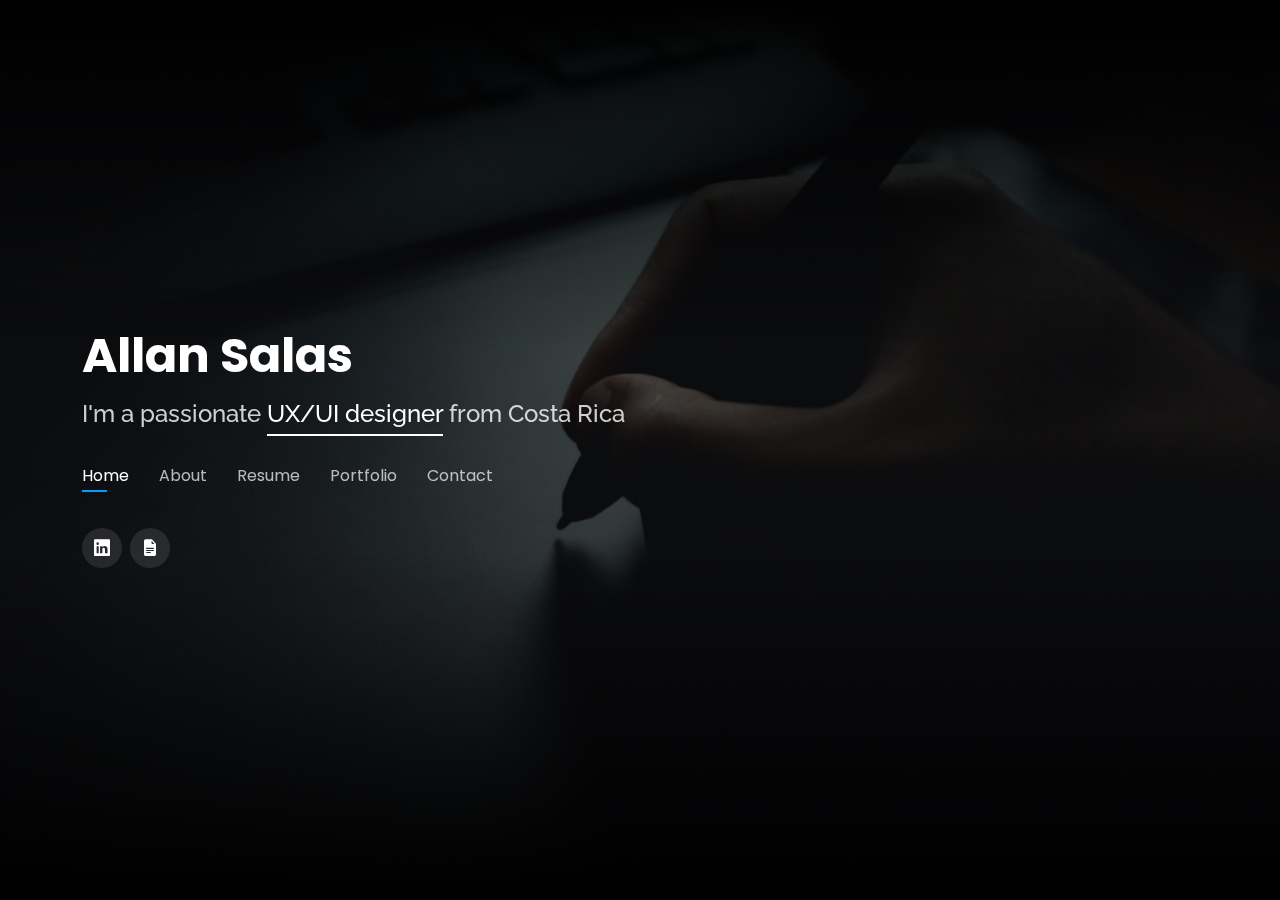
<file: index.html>
<!DOCTYPE html>
<html lang="en">

<head>
  <meta charset="utf-8">
  <meta content="width=device-width, initial-scale=1.0" name="viewport">

  <title>Allan Salas Portfolio</title>
  <meta content="" name="description">
  <meta content="" name="keywords">
  

  <!-- Favicons -->
  <link href="assets/img/favicon.png" rel="icon">
  <link href="assets/img/apple-touch-icon.png" rel="apple-touch-icon">

  <!-- Google Fonts -->
  <link href="https://fonts.googleapis.com/css?family=Open+Sans:300,300i,400,400i,600,600i,700,700i|Raleway:300,300i,400,400i,500,500i,600,600i,700,700i|Poppins:300,300i,400,400i,500,500i,600,600i,700,700i" rel="stylesheet">

  <!-- Vendor CSS Files -->
  <link href="assets/vendor/bootstrap/css/bootstrap.min.css" rel="stylesheet">
  <link href="assets/vendor/bootstrap-icons/bootstrap-icons.css" rel="stylesheet">
  <link href="assets/vendor/boxicons/css/boxicons.min.css" rel="stylesheet">
  <link href="assets/vendor/glightbox/css/glightbox.min.css" rel="stylesheet">
  <link href="assets/vendor/remixicon/remixicon.css" rel="stylesheet">
  <link href="assets/vendor/swiper/swiper-bundle.min.css" rel="stylesheet">

  <!-- Template Main CSS File -->
  <link href="assets/css/style.css" rel="stylesheet">

  <!-- =======================================================
  * Template Name: Personal - v4.3.0
  * Template URL: https://bootstrapmade.com/personal-free-resume-bootstrap-template/
  * Author: BootstrapMade.com
  * License: https://bootstrapmade.com/license/
  ======================================================== -->
</head>

<body>

  <!-- ======= Header ======= -->
  <header id="header">
    <div class="container">

      <h1><a href="index.html">Allan Salas</a></h1>
      <!-- Uncomment below if you prefer to use an image logo -->
      <!-- <a href="index.html" class="mr-auto"><img src="assets/img/logo.png" alt="" class="img-fluid"></a> -->
      <h2>I'm a passionate <span>UX/UI designer</span> from Costa Rica</h2>

      <nav id="navbar" class="navbar">
        <ul>
          <li><a class="nav-link active" href="#header">Home</a></li>
          <li><a class="nav-link" href="#about">About</a></li>
          <li><a class="nav-link" href="#resume">Resume</a></li>
          <!--<li><a class="nav-link" href="#services">Services</a></li>-->
          <li><a class="nav-link" href="#portfolio">Portfolio</a></li>
          <li><a class="nav-link" href="#contact">Contact</a></li>
        </ul>
        <i class="bi bi-list mobile-nav-toggle"></i>
      </nav><!-- .navbar -->

      <div class="social-links">
        <a href="https://www.linkedin.com/in/allan-salas-4971a6115/" class="linkedin"><i class="bi bi-linkedin"></i></a>
        <a href="https://www.dropbox.com/s/sm37vlk71xko2ff/CV_Allan%20Salas.pdf?dl=0" class="instagram"><i class="bi bi-file-earmark-text-fill
"></i></a>
      </div>



    </div>
  </header><!-- End Header -->

  <!-- ======= About Section ======= -->
  <section id="about" class="about">

    <!-- ======= About Me ======= -->
    <div class="about-me container">

      

      <div class="row">
        <div class="col-lg-4" data-aos="fade-right">
          <img src="assets/img/me2.jpg" class="img-fluid" alt="">
        </div>
        <div class="col-lg-8 pt-4 pt-lg-0 content" data-aos="fade-left">
          <h3>UX/UI Designer</h3>
      
          <br>
          <br>
          <p>
            I'm an Industrial Design Engineer graduated from Tecnológico de Costa Rica. My passion lies in user experience and mobile & web interfaces based on trends and best practices.
          </p>

          <p>
             I participated in Start-Up Chile, which taught me how essential is the relationship with different cultures and multidisciplinary teamwork for a project's success. 
          </p>

        
        </div>
      </div>

    </div><!-- End About Me -->


    


    <!-- ======= Skills  ======= -->
    <div class="skills container">

      <div class="section-title">
        <h2>Skills</h2>
      </div>

      <div class="row skills-content">

        <div class="col-lg-6">

          <div class="progress">
            <span class="skill">Figma <i class="val">95%</i></span>
            <div class="progress-bar-wrap">
              <div class="progress-bar" role="progressbar" aria-valuenow="95" aria-valuemin="0" aria-valuemax="100"></div>
            </div>
          </div>

          <div class="progress">
            <span class="skill">Sketch <i class="val">90%</i></span>
            <div class="progress-bar-wrap">
              <div class="progress-bar" role="progressbar" aria-valuenow="90" aria-valuemin="0" aria-valuemax="100"></div>
            </div>
          </div>

          <div class="progress">
            <span class="skill">Abstract<i class="val">85%</i></span>
            <div class="progress-bar-wrap">
              <div class="progress-bar" role="progressbar" aria-valuenow="85" aria-valuemin="0" aria-valuemax="100"></div>
            </div>
          </div>

          <div class="progress">
            <span class="skill">Miro <i class="val">95%</i></span>
            <div class="progress-bar-wrap">
              <div class="progress-bar" role="progressbar" aria-valuenow="95" aria-valuemin="0" aria-valuemax="100"></div>
            </div>
          </div>

        </div>

        <div class="col-lg-6">

          <div class="progress">
            <span class="skill">Illustrator <i class="val">85%</i></span>
            <div class="progress-bar-wrap">
              <div class="progress-bar" role="progressbar" aria-valuenow="85" aria-valuemin="0" aria-valuemax="100"></div>
            </div>
          </div>

          <div class="progress">
            <span class="skill">Photoshop <i class="val">75%</i></span>
            <div class="progress-bar-wrap">
              <div class="progress-bar" role="progressbar" aria-valuenow="75" aria-valuemin="0" aria-valuemax="100"></div>
            </div>
          </div>

          <div class="progress">
            <span class="skill">After Effects <i class="val">70%</i></span>
            <div class="progress-bar-wrap">
              <div class="progress-bar" role="progressbar" aria-valuenow="70" aria-valuemin="0" aria-valuemax="100"></div>
            </div>
          </div>

          <div class="progress">
            <span class="skill">HTML + CSS <i class="val">50%</i></span>
            <div class="progress-bar-wrap">
              <div class="progress-bar" role="progressbar" aria-valuenow="50" aria-valuemin="0" aria-valuemax="100"></div>
            </div>
          </div>



        </div>

      </div>

    </div><!-- End Skills -->

    <!-- ======= Interests ======= -->
    <div class="interests container">

      <div class="section-title">
        <h2>Interests</h2>
      </div>

      <div class="row">
        <div class="col-lg-3 col-md-4">
          <div class="icon-box">
            <i class="ri-smartphone-line" style="color: #009EF8;"></i>
            <h3>Mobile apps</h3>
          </div>
        </div>
        <div class="col-lg-3 col-md-4 mt-4 mt-md-0">
          <div class="icon-box">
            <i class="ri-play-line" style="color: #009EF8;"></i>
            <h3>Animation</h3>
          </div>
        </div>
        <div class="col-lg-3 col-md-4 mt-4 mt-md-0">
          <div class="icon-box">
            <i class="ri-paint-fill" style="color: #009EF8;"></i>
            <h3>Digital painting</h3>
          </div>
        </div>
        <div class="col-lg-3 col-md-4 mt-4 mt-lg-0">
          <div class="icon-box">
            <i class="ri-camera-line" style="color: #009EF8;"></i>
            <h3>Photography</h3>
          </div>
        </div>




        

    </div><!-- End Interests -->

    

        </div>
        <div class="swiper-pagination"></div>
      </div>

      <div class="owl-carousel testimonials-carousel">

      </div>

    </div><!-- End Testimonials  -->

  </section><!-- End About Section -->

  <!-- ======= Resume Section ======= -->
  <section id="resume" class="resume">
    <div class="container">

      <div class="section-title">
        <h2>Resume</h2>
        <p>Check My Resume</p>
      </div>

      <div class="row">
        <div class="col-lg-6">
          

          <h3 class="resume-title">Professional Experience</h3>
          <div class="resume-item">
            <h5>2020 - Today</h5>
            <h4>UX Lead Designer at OMNi</h4>
            
            <p>Omni is a Super App that offers fintech, e-commerce, health and mobility services.</p>
          </div>
          <div class="resume-item">
            <h5>2020 (6 months)</h5>
            <h4>UX Specalist at Walmart</h4>
            
            
            <p>Design the e-commerce platform for Central America & Administrative Platform for Suppliers.</p>
          </div>

          <div class="resume-item">
            <h5>2018 - 2020</h5>
            <h4>UX/UI Designer at BAC Credomatic</h4>
            
            
            <p>Outsourcing at BAC Credomatic Regional Design and User Experience Team; designing the mobile app, web platform & design system for the bank.</p>
          </div>

          <div class="resume-item">
            <h5>2014 - 2018</h5>
            <h4>UX/UI Designer at Parso</h4>
            
            
            <p>Design an app that help users to find and pay for their parking spot at the city, private parkings or malls in Costa Rica and Chile.</p>
          </div>

          <div class="resume-item">
            <h5>2016 - 2021</h5>
            <h4>UX/UI Designer at Imactus (Freelance)</h4>
            
           
            <p>Design Red Sismológica Nacional App, Comisión Nacional de Emergencias App and MIO CIMAR website.</p>
          </div>

        </div>
        <div class="col-lg-6">
          <h3 class="resume-title">Education</h3>
          <div class="resume-item">
            <h5>2019</h5>
            <h4>Designing for behavior & Impact</h4>
            <p>CIID Summer School </p> 
            <br>
            <h4>Mobile User Experience Design</h4>
            <p>Interaction Design Foundation</p> 
          </div>

        
          <div class="resume-item">
            <h5>2018</h5>
            <h4>Design Patterns for Successful Software</h4>
            <p>Interaction Design Foundation </p> 
            <br>

            <h4>Web Developer</h4>
            <p>Cenfotec </p>
          </div>
        
          <div class="resume-item">
            <h5>2016 - 2017</h5>
            <h4>Intensive English Program</h4>
            <p>Centro Cultural </p> 
          </div>
          <div class="resume-item">
            <h5>2009 - 2014</h5>
            <h4>Industrial Design Engineer (Bachlore's Degree)</h4>
            <p>TEC Costa Rica</p> 
          </div>
        
        </div>
      </div>

    </div>
  </section><!-- End Resume Section -->

  <!-- ======= Services Section ======= -->
  <section id="services" class="services">
    <div class="container">

      <div class="section-title">
        <h2>Services</h2>
        <p>My Services</p>
      </div>

      <div class="row">
        <div class="col-lg-4 col-md-6 d-flex align-items-stretch">
          <div class="icon-box">
            <div class="icon"><i class="bx bxl-dribbble"></i></div>
            <h4><a href="">Lorem Ipsum</a></h4>
            <p>Voluptatum deleniti atque corrupti quos dolores et quas molestias excepturi</p>
          </div>
        </div>

        <div class="col-lg-4 col-md-6 d-flex align-items-stretch mt-4 mt-md-0">
          <div class="icon-box">
            <div class="icon"><i class="bx bx-file"></i></div>
            <h4><a href="">Sed ut perspiciatis</a></h4>
            <p>Duis aute irure dolor in reprehenderit in voluptate velit esse cillum dolore</p>
          </div>
        </div>

        <div class="col-lg-4 col-md-6 d-flex align-items-stretch mt-4 mt-lg-0">
          <div class="icon-box">
            <div class="icon"><i class="bx bx-tachometer"></i></div>
            <h4><a href="">Magni Dolores</a></h4>
            <p>Excepteur sint occaecat cupidatat non proident, sunt in culpa qui officia</p>
          </div>
        </div>

        <div class="col-lg-4 col-md-6 d-flex align-items-stretch mt-4">
          <div class="icon-box">
            <div class="icon"><i class="bx bx-world"></i></div>
            <h4><a href="">Nemo Enim</a></h4>
            <p>At vero eos et accusamus et iusto odio dignissimos ducimus qui blanditiis</p>
          </div>
        </div>

        <div class="col-lg-4 col-md-6 d-flex align-items-stretch mt-4">
          <div class="icon-box">
            <div class="icon"><i class="bx bx-slideshow"></i></div>
            <h4><a href="">Dele cardo</a></h4>
            <p>Quis consequatur saepe eligendi voluptatem consequatur dolor consequuntur</p>
          </div>
        </div>

        <div class="col-lg-4 col-md-6 d-flex align-items-stretch mt-4">
          <div class="icon-box">
            <div class="icon"><i class="bx bx-arch"></i></div>
            <h4><a href="">Divera don</a></h4>
            <p>Modi nostrum vel laborum. Porro fugit error sit minus sapiente sit aspernatur</p>
          </div>
        </div>

      </div>

    </div>
  </section><!-- End Services Section -->

  <!-- ======= Portfolio Section ======= -->
  <section id="portfolio" class="portfolio">
    <div class="container">

      <div class="section-title">
        <h2>Portfolio</h2>
        <p>My Works</p>
      </div>

      <div class="row">
        <div class="col-lg-12 d-flex justify-content-center">
          
        </div>
      </div>

      <div class="row portfolio-container">

        <div class="col-lg-4 col-md-6 portfolio-item filter-app">
          <div class="portfolio-wrap">
            <img src="assets/img/portfolio/wp.jpg" class="img-fluid" alt="">
            <div class="portfolio-info">
              <h4>Walmart</h4>
              <p>WPA</p>
              <div class="portfolio-links">
                <!-- <a href="assets/img/portfolio/portfolio-1.jpg" data-gallery="portfolioGallery" class="portfolio-lightbox" title="App 1"><i class="bx bx-plus"></i></a>-->
                <a href="portfolio-details.html" data-gallery="portfolioDetailsGallery" data-glightbox="type: external" class="portfolio-details-lightbox" title="Portfolio Details"><i class="bx bx-plus"></i></a>
              </div>
            </div>
          </div>
        </div>

        <div class="col-lg-4 col-md-6 portfolio-item filter-web">
          <div class="portfolio-wrap">
            <img src="assets/img/portfolio/wb.jpg" class="img-fluid" alt="">
            <div class="portfolio-info">
              <h4>BAC Credomatic</h4>
              <p>App</p>
              <div class="portfolio-links">
                <!--<a href="assets/img/portfolio/portfolio-2.jpg" data-gallery="portfolioGallery" class="portfolio-lightbox" title="Web 3"><i class="bx bx-plus"></i></a>-->
                <a href="portfolio-details2.html" data-gallery="portfolioDetailsGallery" data-glightbox="type: external" class="portfolio-details-lightbox" title="Portfolio Details"><i class="bx bx-plus"></i></a>
              </div>
            </div>
          </div>
        </div>

        <div class="col-lg-4 col-md-6 portfolio-item filter-app">
          <div class="portfolio-wrap">
            <img src="assets/img/portfolio/ss1.jpg" class="img-fluid" alt="">
            <div class="portfolio-info">
              <h4>Red Sismoloógica Nacional</h4>
              <p>App</p>
              <div class="portfolio-links">
                <!--<a href="assets/img/portfolio/portfolio-3.jpg" data-gallery="portfolioGallery" class="portfolio-lightbox" title="App 2"><i class="bx bx-plus"></i></a> -->
                <a href="portfolio-details3.html" data-gallery="portfolioDetailsGallery" data-glightbox="type: external" class="portfolio-details-lightbox" title="Portfolio Details"><i class="bx bx-plus"></i></a>
              </div>
            </div>
          </div>
        </div>

        <div class="col-lg-4 col-md-6 portfolio-item filter-card">
          <div class="portfolio-wrap">
            <img src="assets/img/portfolio/pa1.jpg" class="img-fluid" alt="">
            <div class="portfolio-info">
              <h4>Parso</h4>
              <p>App</p>
              <div class="portfolio-links">
                <!--<a href="assets/img/portfolio/portfolio-4.jpg" data-gallery="portfolioGallery" class="portfolio-lightbox" title="Card 2"><i class="bx bx-plus"></i></a> -->
                <a href="portfolio-details4.html" data-gallery="portfolioDetailsGallery" data-glightbox="type: external" class="portfolio-details-lightbox" title="Portfolio Details"><i class="bx bx-plus"></i></a>
              </div>
            </div>
          </div>
        </div>

        <div class="col-lg-4 col-md-6 portfolio-item filter-web">
          <div class="portfolio-wrap">
            <img src="assets/img/portfolio/mp1.jpg" class="img-fluid" alt="">
            <div class="portfolio-info">
              <h4>Mindpop</h4>
              <p>App + Web</p>
              <div class="portfolio-links">
                <!--<a href="assets/img/portfolio/portfolio-5.jpg" data-gallery="portfolioGallery" class="portfolio-lightbox" title="Web 2"><i class="bx bx-plus"></i></a> -->
                <a href="portfolio-details5.html" data-gallery="portfolioDetailsGallery" data-glightbox="type: external" class="portfolio-details-lightbox" title="Portfolio Details"><i class="bx bx-plus"></i></a>
              </div>
            </div>
          </div>
        </div>

        <div class="col-lg-4 col-md-6 portfolio-item filter-app">
          <div class="portfolio-wrap">
            <img src="assets/img/portfolio/cne1.jpg" class="img-fluid" alt="">
            <div class="portfolio-info">
              <h4>Simulacro CR</h4>
              <p>App + Web</p>
              <div class="portfolio-links">
                <!-- <a href="assets/img/portfolio/portfolio-6.jpg" data-gallery="portfolioGallery" class="portfolio-lightbox" title="App 3"><i class="bx bx-plus"></i></a> -->
                <a href="portfolio-details6.html" data-gallery="portfolioDetailsGallery" data-glightbox="type: external" class="portfolio-details-lightbox" title="Portfolio Details"><i class="bx bx-plus"></i></a>

              </div>
            </div>
          </div>
        </div>

    

      </div>

    </div>
  </section><!-- End Portfolio Section -->

  <!-- ======= Contact Section ======= -->
  <section id="contact" class="contact">
    <div class="container">

      <div class="section-title">
        <h2>Contact</h2>
        <p>Contact Me</p>
      </div>

      <div class="row mt-2">

      

        <div class="col-md-6 mt-4 d-flex align-items-stretch">
          <div class="info-box">
            <i class="bx bx-envelope"></i>
            <h3>Email Me</h3>
            <p>asalas914@gmail.com</p>
          </div>
        </div>
        <div class="col-md-6 mt-4 d-flex align-items-stretch">
          <div class="info-box">
            <i class="bx bx-phone-call"></i>
            <h3>Call Me</h3>
            <p>+506 8313 3623</p>
          </div>
        </div>
      </div>



      <form action="forms/contact.php" method="post" role="form" class="php-email-form mt-4">
        <div class="row">
          <div class="col-md-6 form-group">
            <input type="text" name="name" class="form-control" id="name" placeholder="Your Name" required>
          </div>
          <div class="col-md-6 form-group mt-3 mt-md-0">
            <input type="email" class="form-control" name="email" id="email" placeholder="Your Email" required>
          </div>
        </div>
        <div class="form-group mt-3">
          <input type="text" class="form-control" name="subject" id="subject" placeholder="Subject" required>
        </div>
        <div class="form-group mt-3">
          <textarea class="form-control" name="message" rows="5" placeholder="Message" required></textarea>
        </div>
        <div class="my-3">
          <div class="loading">Loading</div>
          <div class="error-message"></div>
          <div class="sent-message">Your message has been sent. Thank you!</div>
        </div>
        <div class="text-center"><button type="submit">Send Message</button></div>
      </form>

    </div>
  </section><!-- End Contact Section -->

  

  <!-- Vendor JS Files -->
  <script src="assets/vendor/bootstrap/js/bootstrap.bundle.min.js"></script>
  <script src="assets/vendor/glightbox/js/glightbox.min.js"></script>
  <script src="assets/vendor/isotope-layout/isotope.pkgd.min.js"></script>
  <script src="assets/vendor/php-email-form/validate.js"></script>
  <script src="assets/vendor/purecounter/purecounter.js"></script>
  <script src="assets/vendor/swiper/swiper-bundle.min.js"></script>
  <script src="assets/vendor/waypoints/noframework.waypoints.js"></script>

  <!-- Template Main JS File -->
  <script src="assets/js/main.js"></script>

</body>

</html>
</file>
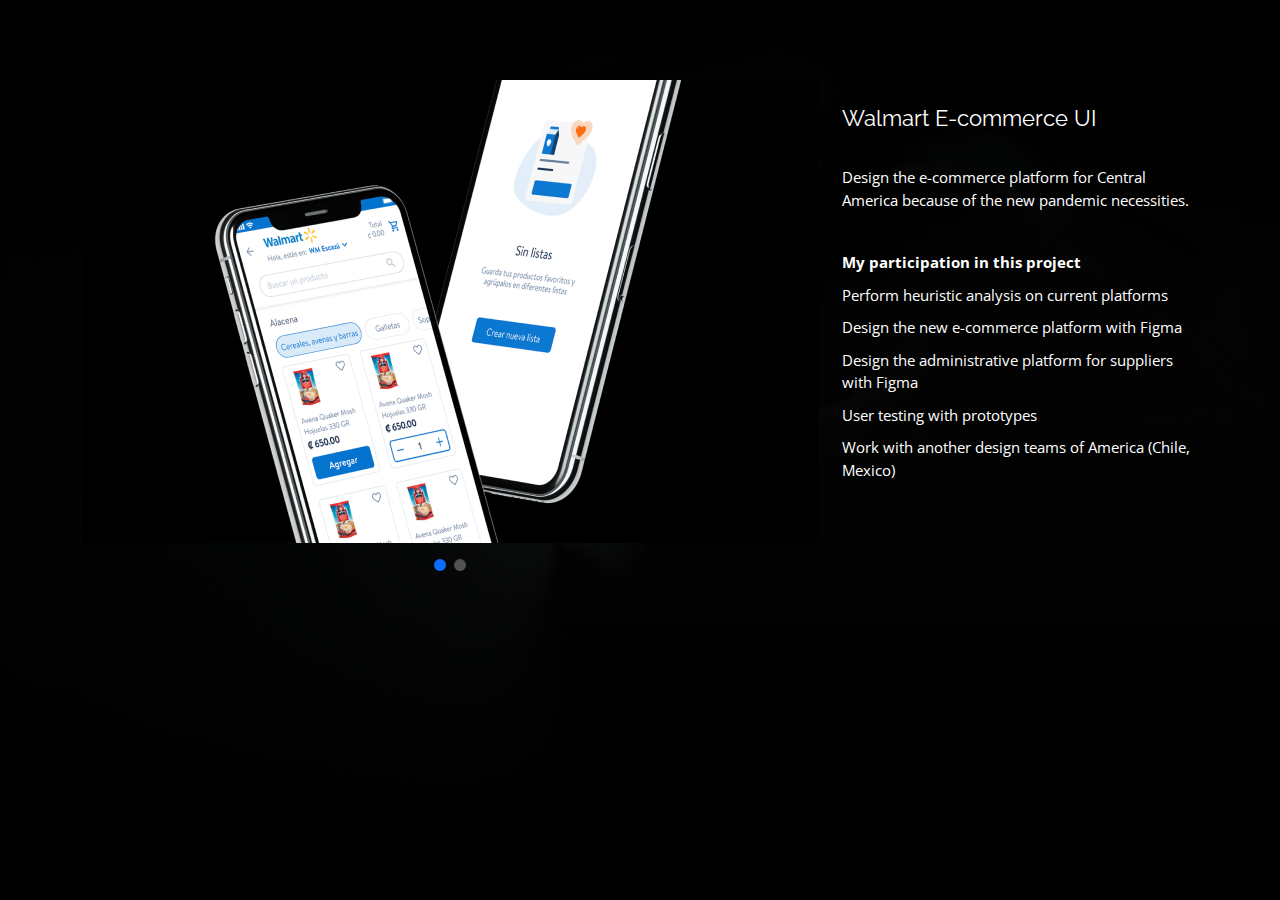
<file: portfolio-details.html>
<!DOCTYPE html>
<html lang="en">

<head>
  <meta charset="utf-8">
  <meta content="width=device-width, initial-scale=1.0" name="viewport">

  <title>Portfolio Details</title>
  <meta content="" name="description">
  <meta content="" name="keywords">

  <!-- Favicons -->
  <link href="assets/img/favicon.png" rel="icon">
  <link href="assets/img/apple-touch-icon.png" rel="apple-touch-icon">

  <!-- Google Fonts -->
  <link href="https://fonts.googleapis.com/css?family=Open+Sans:300,300i,400,400i,600,600i,700,700i|Raleway:300,300i,400,400i,500,500i,600,600i,700,700i|Poppins:300,300i,400,400i,500,500i,600,600i,700,700i" rel="stylesheet">

  <!-- Vendor CSS Files -->
  <link href="assets/vendor/bootstrap/css/bootstrap.min.css" rel="stylesheet">
  <link href="assets/vendor/bootstrap-icons/bootstrap-icons.css" rel="stylesheet">
  <link href="assets/vendor/boxicons/css/boxicons.min.css" rel="stylesheet">
  <link href="assets/vendor/glightbox/css/glightbox.min.css" rel="stylesheet">
  <link href="assets/vendor/remixicon/remixicon.css" rel="stylesheet">
  <link href="assets/vendor/swiper/swiper-bundle.min.css" rel="stylesheet">

  <!-- Template Main CSS File -->
  <link href="assets/css/style.css" rel="stylesheet">

  <!-- =======================================================
  * Template Name: Personal - v4.3.0
  * Template URL: https://bootstrapmade.com/personal-free-resume-bootstrap-template/
  * Author: BootstrapMade.com
  * License: https://bootstrapmade.com/license/
  ======================================================== -->
</head>

<body>

  <main id="main">

    <!-- ======= Portfolio Details ======= -->
    <div id="portfolio-details" class="portfolio-details">
      <div class="container">

        <div class="row">

          <div class="col-lg-8">
            <h2 class="portfolio-title"></h2>

            <div class="portfolio-details-slider swiper-container">
              <div class="swiper-wrapper align-items-center">

                <div class="swiper-slide">
                  <img src="assets/img/portfolio/w1.jpg" alt="">
                </div>

                <div class="swiper-slide">
                  <img src="assets/img/portfolio/w2.jpg" alt="">
                </div>

              </div>
              <div class="swiper-pagination"></div>
            </div>

          </div>

          <div class="col-lg-4 portfolio-info">
            <h3>Walmart E-commerce UI </h3>
            <ul>
              
            </ul>

            <p>
Design the e-commerce platform for Central America because of the new pandemic necessities.
              </p>

<br>

            <ul>
              <li><strong>My participation in this project</strong>

              <li>Perform heuristic analysis on current platforms</li>
              <li>Design the new e-commerce platform with Figma</li>
              <li>Design the administrative platform for suppliers with Figma</li>
              <li>User testing with prototypes</li>
              <li>Work with another design teams of America (Chile, Mexico)</li>
  
          




            


        </div>

      </div>
    </div><!-- End Portfolio Details -->

  </main><!-- End #main -->

  

  <!-- Vendor JS Files -->
  <script src="assets/vendor/bootstrap/js/bootstrap.bundle.min.js"></script>
  <script src="assets/vendor/glightbox/js/glightbox.min.js"></script>
  <script src="assets/vendor/isotope-layout/isotope.pkgd.min.js"></script>
  <script src="assets/vendor/php-email-form/validate.js"></script>
  <script src="assets/vendor/purecounter/purecounter.js"></script>
  <script src="assets/vendor/swiper/swiper-bundle.min.js"></script>
  <script src="assets/vendor/waypoints/noframework.waypoints.js"></script>

  <!-- Template Main JS File -->
  <script src="assets/js/main.js"></script>

</body>

</html>
</file>
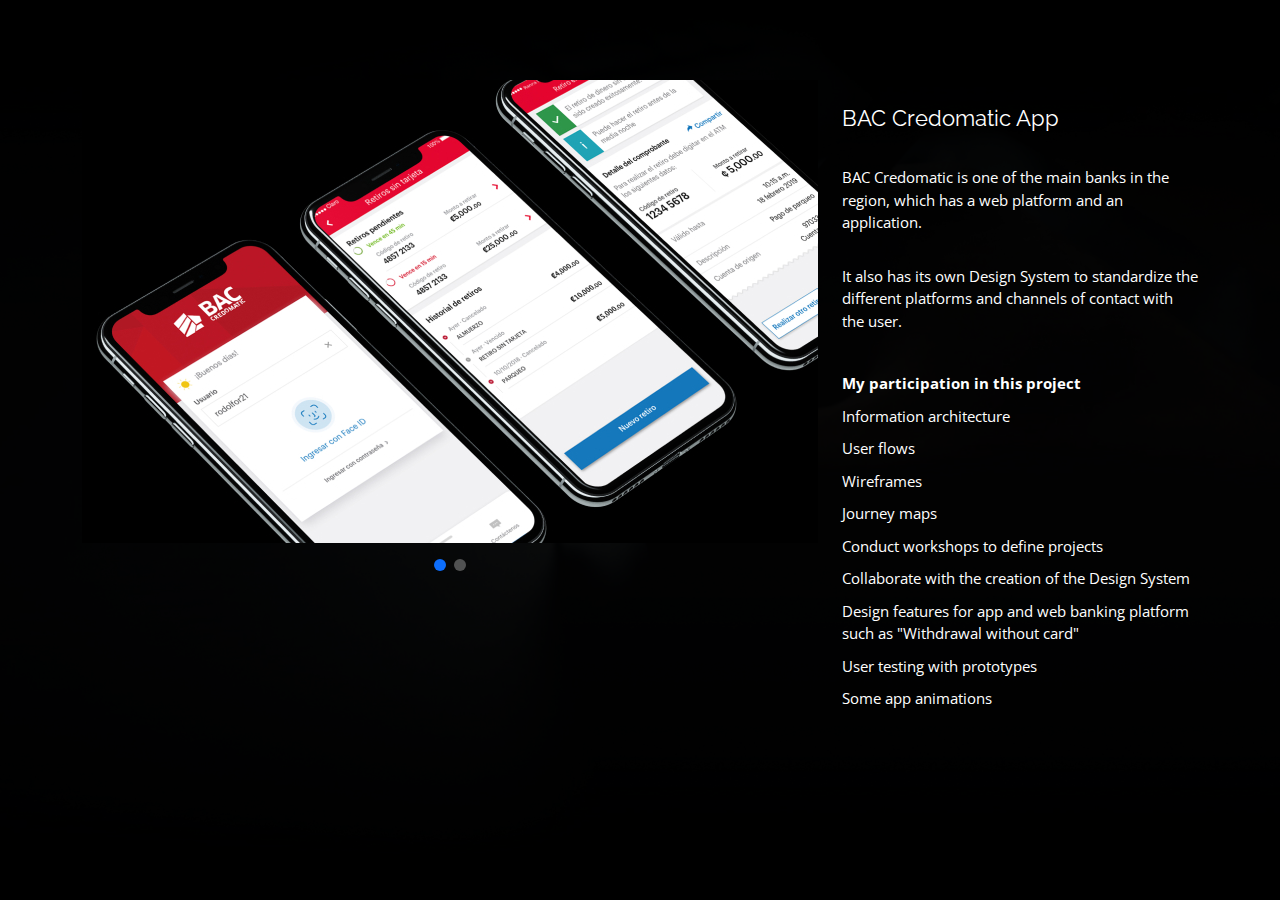
<file: portfolio-details2.html>
<!DOCTYPE html>
<html lang="en">

<head>
  <meta charset="utf-8">
  <meta content="width=device-width, initial-scale=1.0" name="viewport">

  <title>Portfolio Details</title>
  <meta content="" name="description">
  <meta content="" name="keywords">

  <!-- Favicons -->
  <link href="assets/img/favicon.png" rel="icon">
  <link href="assets/img/apple-touch-icon.png" rel="apple-touch-icon">

  <!-- Google Fonts -->
  <link href="https://fonts.googleapis.com/css?family=Open+Sans:300,300i,400,400i,600,600i,700,700i|Raleway:300,300i,400,400i,500,500i,600,600i,700,700i|Poppins:300,300i,400,400i,500,500i,600,600i,700,700i" rel="stylesheet">

  <!-- Vendor CSS Files -->
  <link href="assets/vendor/bootstrap/css/bootstrap.min.css" rel="stylesheet">
  <link href="assets/vendor/bootstrap-icons/bootstrap-icons.css" rel="stylesheet">
  <link href="assets/vendor/boxicons/css/boxicons.min.css" rel="stylesheet">
  <link href="assets/vendor/glightbox/css/glightbox.min.css" rel="stylesheet">
  <link href="assets/vendor/remixicon/remixicon.css" rel="stylesheet">
  <link href="assets/vendor/swiper/swiper-bundle.min.css" rel="stylesheet">

  <!-- Template Main CSS File -->
  <link href="assets/css/style.css" rel="stylesheet">

  <!-- =======================================================
  * Template Name: Personal - v4.3.0
  * Template URL: https://bootstrapmade.com/personal-free-resume-bootstrap-template/
  * Author: BootstrapMade.com
  * License: https://bootstrapmade.com/license/
  ======================================================== -->
</head>

<body>

  <main id="main">

    <!-- ======= Portfolio Details ======= -->
    <div id="portfolio-details" class="portfolio-details">
      <div class="container">

        <div class="row">

          <div class="col-lg-8">
            <h2 class="portfolio-title"></h2>

            <div class="portfolio-details-slider swiper-container">
              <div class="swiper-wrapper align-items-center">

                <div class="swiper-slide">
                  <img src="assets/img/portfolio/bac1.jpg" alt="">
                </div>

                <div class="swiper-slide">
                  <img src="assets/img/portfolio/bac2.jpg" alt="">
                </div>


              </div>
              <div class="swiper-pagination"></div>
            </div>

          </div>

          <div class="col-lg-4 portfolio-info">
            <h3>BAC Credomatic App </h3>
            <ul>
              
            </ul>

             <p>
             BAC Credomatic is one of the main banks in the region, which has a web platform and an application.</p>
 <p>
It also has its own Design System to standardize the different platforms and channels of contact with the user.
              </p>

<br>

            <ul>
              <li><strong>My participation in this project</strong>

              <li>Information architecture</li>
              <li>User flows</li>
              <li>Wireframes</li>
              <li>Journey maps</li>
              <li>Conduct workshops to define projects</li>
              <li>Collaborate with the creation of the Design System</li>
              <li> Design features for app and web banking platform such as "Withdrawal without card"</li>
              <li>User testing with prototypes</li>
              <li>Some app animations</li>
              
          




        </div>

      </div>
    </div><!-- End Portfolio Details -->

  </main><!-- End #main -->

  

  <!-- Vendor JS Files -->
  <script src="assets/vendor/bootstrap/js/bootstrap.bundle.min.js"></script>
  <script src="assets/vendor/glightbox/js/glightbox.min.js"></script>
  <script src="assets/vendor/isotope-layout/isotope.pkgd.min.js"></script>
  <script src="assets/vendor/php-email-form/validate.js"></script>
  <script src="assets/vendor/purecounter/purecounter.js"></script>
  <script src="assets/vendor/swiper/swiper-bundle.min.js"></script>
  <script src="assets/vendor/waypoints/noframework.waypoints.js"></script>

  <!-- Template Main JS File -->
  <script src="assets/js/main.js"></script>

</body>

</html>
</file>
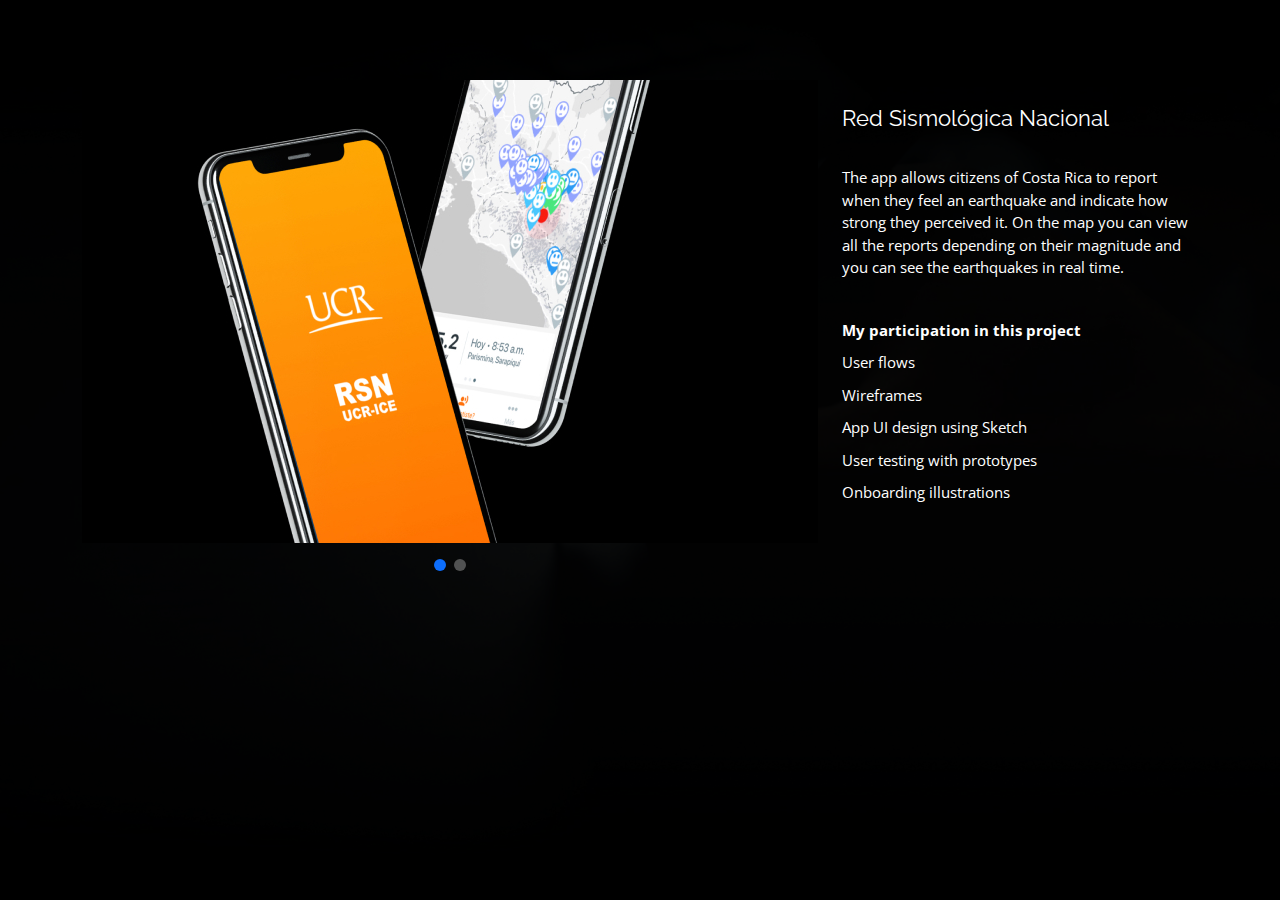
<file: portfolio-details3.html>
<!DOCTYPE html>
<html lang="en">

<head>
  <meta charset="utf-8">
  <meta content="width=device-width, initial-scale=1.0" name="viewport">

  <title>Portfolio Details</title>
  <meta content="" name="description">
  <meta content="" name="keywords">

  <!-- Favicons -->
  <link href="assets/img/favicon.png" rel="icon">
  <link href="assets/img/apple-touch-icon.png" rel="apple-touch-icon">

  <!-- Google Fonts -->
  <link href="https://fonts.googleapis.com/css?family=Open+Sans:300,300i,400,400i,600,600i,700,700i|Raleway:300,300i,400,400i,500,500i,600,600i,700,700i|Poppins:300,300i,400,400i,500,500i,600,600i,700,700i" rel="stylesheet">

  <!-- Vendor CSS Files -->
  <link href="assets/vendor/bootstrap/css/bootstrap.min.css" rel="stylesheet">
  <link href="assets/vendor/bootstrap-icons/bootstrap-icons.css" rel="stylesheet">
  <link href="assets/vendor/boxicons/css/boxicons.min.css" rel="stylesheet">
  <link href="assets/vendor/glightbox/css/glightbox.min.css" rel="stylesheet">
  <link href="assets/vendor/remixicon/remixicon.css" rel="stylesheet">
  <link href="assets/vendor/swiper/swiper-bundle.min.css" rel="stylesheet">

  <!-- Template Main CSS File -->
  <link href="assets/css/style.css" rel="stylesheet">

  <!-- =======================================================
  * Template Name: Personal - v4.3.0
  * Template URL: https://bootstrapmade.com/personal-free-resume-bootstrap-template/
  * Author: BootstrapMade.com
  * License: https://bootstrapmade.com/license/
  ======================================================== -->
</head>

<body>

  <main id="main">

    <!-- ======= Portfolio Details ======= -->
    <div id="portfolio-details" class="portfolio-details">
      <div class="container">

        <div class="row">

          <div class="col-lg-8">
            <h2 class="portfolio-title"></h2>

            <div class="portfolio-details-slider swiper-container">
              <div class="swiper-wrapper align-items-center">

                <div class="swiper-slide">
                  <img src="assets/img/portfolio/sis1.jpg" alt="">
                </div>

                <div class="swiper-slide">
                  <img src="assets/img/portfolio/sis2.jpg" alt="">
                </div>

              

              </div>
              <div class="swiper-pagination"></div>
            </div>

          </div>

          <div class="col-lg-4 portfolio-info">
            <h3>Red Sismológica Nacional </h3>
            <ul>
              
            </ul>

           <p>
             The app allows citizens of Costa Rica to report when they feel an earthquake and indicate how strong they perceived it.
On the map you can view all the reports depending on their magnitude and you can see the earthquakes in real time.
              </p>

<br>

            <ul>
              <li><strong>My participation in this project</strong>

              <li>User flows</li>
              <li>Wireframes</li>
              <li>App UI design using Sketch</li>
              <li>User testing with prototypes</li>
              <li>Onboarding illustrations</li>
              

        </div>

      </div>
    </div><!-- End Portfolio Details -->

  </main><!-- End #main -->

  

  <!-- Vendor JS Files -->
  <script src="assets/vendor/bootstrap/js/bootstrap.bundle.min.js"></script>
  <script src="assets/vendor/glightbox/js/glightbox.min.js"></script>
  <script src="assets/vendor/isotope-layout/isotope.pkgd.min.js"></script>
  <script src="assets/vendor/php-email-form/validate.js"></script>
  <script src="assets/vendor/purecounter/purecounter.js"></script>
  <script src="assets/vendor/swiper/swiper-bundle.min.js"></script>
  <script src="assets/vendor/waypoints/noframework.waypoints.js"></script>

  <!-- Template Main JS File -->
  <script src="assets/js/main.js"></script>

</body>

</html>
</file>
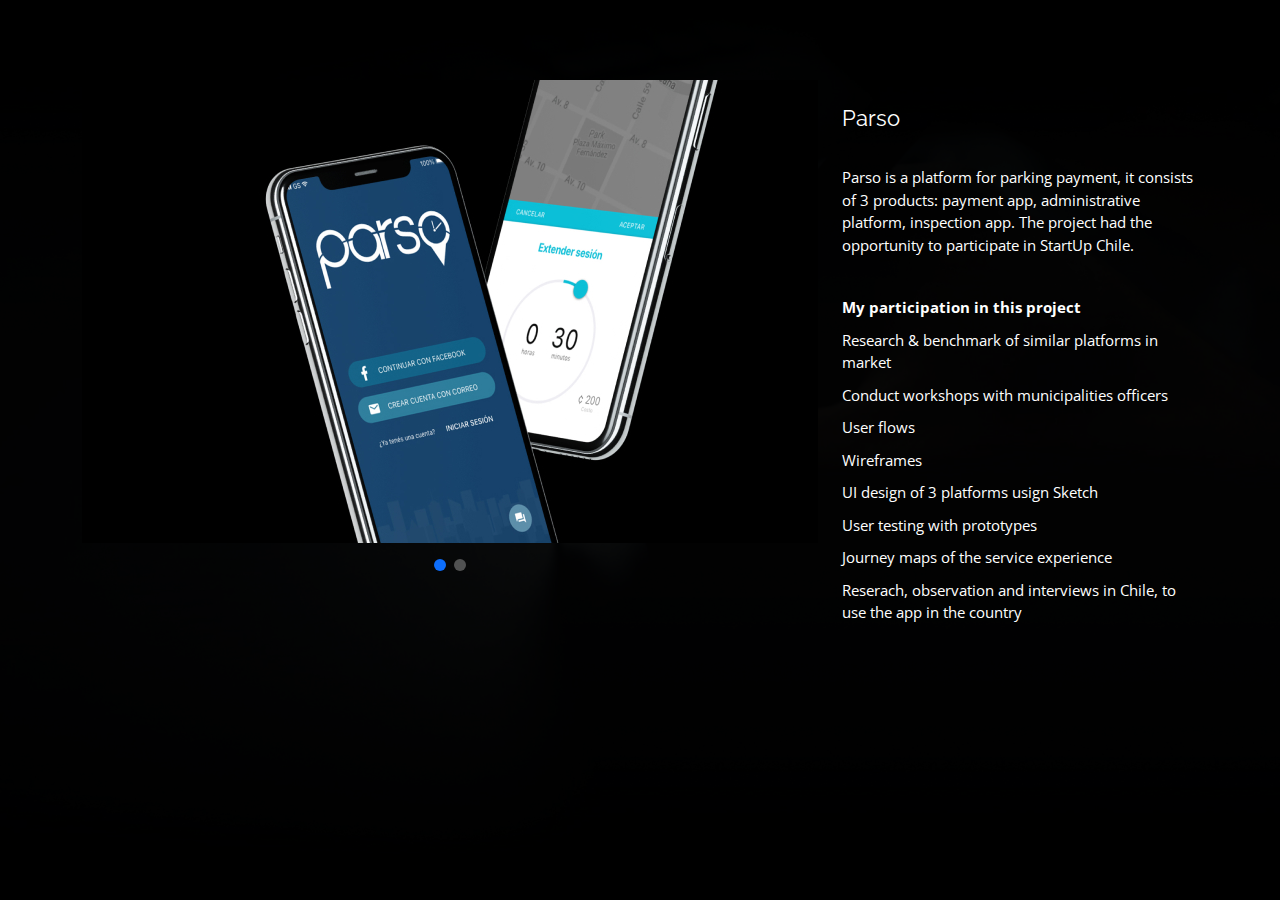
<file: portfolio-details4.html>
<!DOCTYPE html>
<html lang="en">

<head>
  <meta charset="utf-8">
  <meta content="width=device-width, initial-scale=1.0" name="viewport">

  <title>Portfolio Details</title>
  <meta content="" name="description">
  <meta content="" name="keywords">

  <!-- Favicons -->
  <link href="assets/img/favicon.png" rel="icon">
  <link href="assets/img/apple-touch-icon.png" rel="apple-touch-icon">

  <!-- Google Fonts -->
  <link href="https://fonts.googleapis.com/css?family=Open+Sans:300,300i,400,400i,600,600i,700,700i|Raleway:300,300i,400,400i,500,500i,600,600i,700,700i|Poppins:300,300i,400,400i,500,500i,600,600i,700,700i" rel="stylesheet">

  <!-- Vendor CSS Files -->
  <link href="assets/vendor/bootstrap/css/bootstrap.min.css" rel="stylesheet">
  <link href="assets/vendor/bootstrap-icons/bootstrap-icons.css" rel="stylesheet">
  <link href="assets/vendor/boxicons/css/boxicons.min.css" rel="stylesheet">
  <link href="assets/vendor/glightbox/css/glightbox.min.css" rel="stylesheet">
  <link href="assets/vendor/remixicon/remixicon.css" rel="stylesheet">
  <link href="assets/vendor/swiper/swiper-bundle.min.css" rel="stylesheet">

  <!-- Template Main CSS File -->
  <link href="assets/css/style.css" rel="stylesheet">

  <!-- =======================================================
  * Template Name: Personal - v4.3.0
  * Template URL: https://bootstrapmade.com/personal-free-resume-bootstrap-template/
  * Author: BootstrapMade.com
  * License: https://bootstrapmade.com/license/
  ======================================================== -->
</head>

<body>

  <main id="main">

    <!-- ======= Portfolio Details ======= -->
    <div id="portfolio-details" class="portfolio-details">
      <div class="container">

        <div class="row">

          <div class="col-lg-8">
            <h2 class="portfolio-title"></h2>

            <div class="portfolio-details-slider swiper-container">
              <div class="swiper-wrapper align-items-center">

                <div class="swiper-slide">
                  <img src="assets/img/portfolio/par1.jpg" alt="">
                </div>

                <div class="swiper-slide">
                  <img src="assets/img/portfolio/par2.jpg" alt="">
                </div>

      
              </div>
              <div class="swiper-pagination"></div>
            </div>

          </div>

          <div class="col-lg-4 portfolio-info">
            <h3>Parso </h3>
            <ul>
              
            </ul>

            <p>
              Parso is a platform for parking payment, it consists of 3 products: payment app, administrative platform, inspection app.
              The project had the opportunity to participate in StartUp Chile.
              </p>

<br>

            <ul>
              <li><strong>My participation in this project</strong>

              <li>Research & benchmark of similar platforms in market</li>
              <li>Conduct workshops with municipalities officers</li>
              <li>User flows</li>
              <li>Wireframes</li>
              <li>UI design of 3 platforms usign Sketch</li>
              <li>User testing with prototypes</li>
              <li>Journey maps of the service experience</li>
              <li>Reserach, observation and interviews in Chile, to use the app in the country</li>
              


        </div>

      </div>
    </div><!-- End Portfolio Details -->

  </main><!-- End #main -->

  

  <!-- Vendor JS Files -->
  <script src="assets/vendor/bootstrap/js/bootstrap.bundle.min.js"></script>
  <script src="assets/vendor/glightbox/js/glightbox.min.js"></script>
  <script src="assets/vendor/isotope-layout/isotope.pkgd.min.js"></script>
  <script src="assets/vendor/php-email-form/validate.js"></script>
  <script src="assets/vendor/purecounter/purecounter.js"></script>
  <script src="assets/vendor/swiper/swiper-bundle.min.js"></script>
  <script src="assets/vendor/waypoints/noframework.waypoints.js"></script>

  <!-- Template Main JS File -->
  <script src="assets/js/main.js"></script>

</body>

</html>
</file>
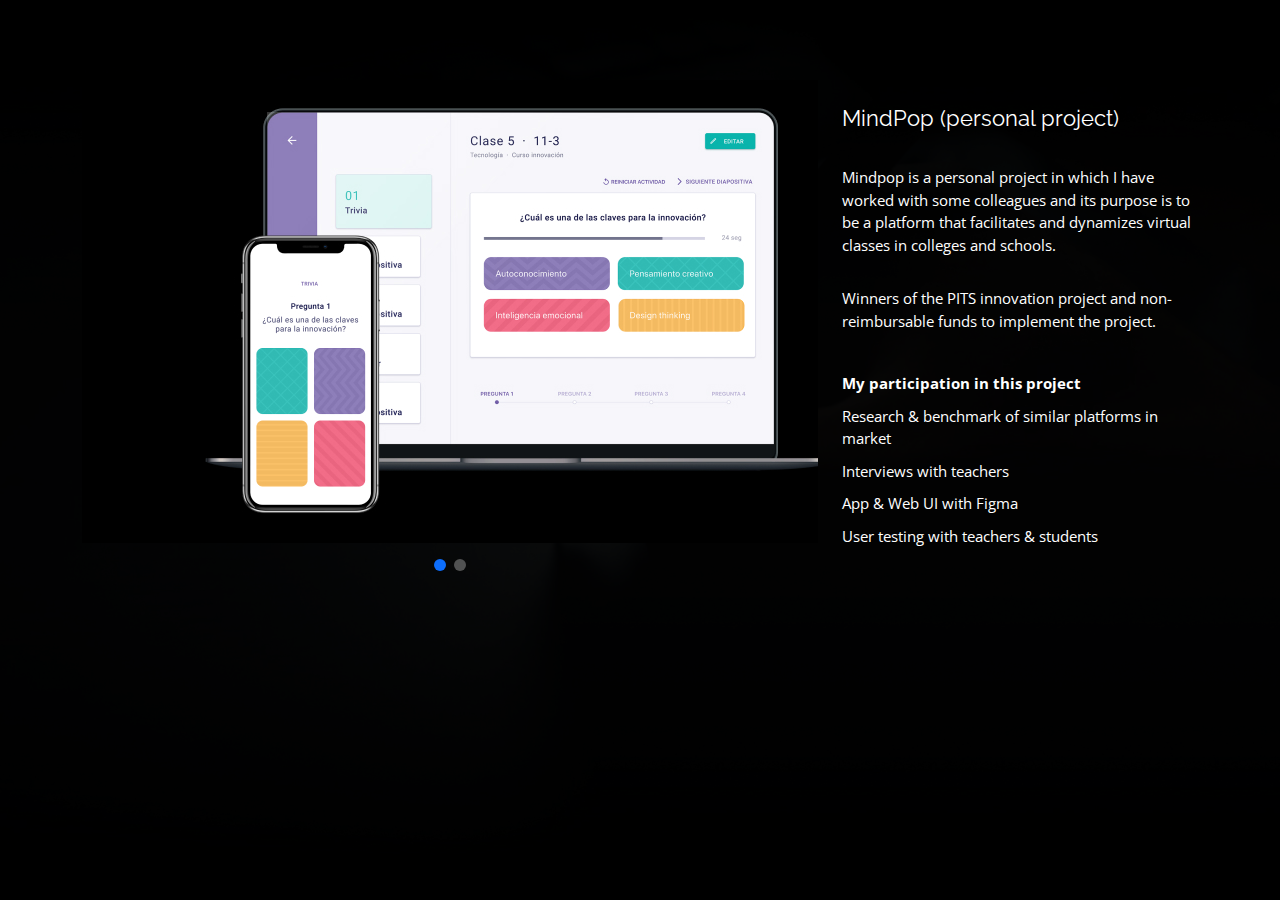
<file: portfolio-details5.html>
<!DOCTYPE html>
<html lang="en">

<head>
  <meta charset="utf-8">
  <meta content="width=device-width, initial-scale=1.0" name="viewport">

  <title>Portfolio Details</title>
  <meta content="" name="description">
  <meta content="" name="keywords">

  <!-- Favicons -->
  <link href="assets/img/favicon.png" rel="icon">
  <link href="assets/img/apple-touch-icon.png" rel="apple-touch-icon">

  <!-- Google Fonts -->
  <link href="https://fonts.googleapis.com/css?family=Open+Sans:300,300i,400,400i,600,600i,700,700i|Raleway:300,300i,400,400i,500,500i,600,600i,700,700i|Poppins:300,300i,400,400i,500,500i,600,600i,700,700i" rel="stylesheet">

  <!-- Vendor CSS Files -->
  <link href="assets/vendor/bootstrap/css/bootstrap.min.css" rel="stylesheet">
  <link href="assets/vendor/bootstrap-icons/bootstrap-icons.css" rel="stylesheet">
  <link href="assets/vendor/boxicons/css/boxicons.min.css" rel="stylesheet">
  <link href="assets/vendor/glightbox/css/glightbox.min.css" rel="stylesheet">
  <link href="assets/vendor/remixicon/remixicon.css" rel="stylesheet">
  <link href="assets/vendor/swiper/swiper-bundle.min.css" rel="stylesheet">

  <!-- Template Main CSS File -->
  <link href="assets/css/style.css" rel="stylesheet">

  <!-- =======================================================
  * Template Name: Personal - v4.3.0
  * Template URL: https://bootstrapmade.com/personal-free-resume-bootstrap-template/
  * Author: BootstrapMade.com
  * License: https://bootstrapmade.com/license/
  ======================================================== -->
</head>

<body>

  <main id="main">

    <!-- ======= Portfolio Details ======= -->
    <div id="portfolio-details" class="portfolio-details">
      <div class="container">

        <div class="row">

          <div class="col-lg-8">
            <h2 class="portfolio-title"></h2>

            <div class="portfolio-details-slider swiper-container">
              <div class="swiper-wrapper align-items-center">

                <div class="swiper-slide">
                  <img src="assets/img/portfolio/mpp1.jpg" alt="">
                </div>

                <div class="swiper-slide">
                  <img src="assets/img/portfolio/mpp2.jpg" alt="">
                </div>


              </div>
              <div class="swiper-pagination"></div>
            </div>

          </div>

          <div class="col-lg-4 portfolio-info">
            <h3>MindPop (personal project) </h3>
            <ul>
              
            </ul>

            <p>
              Mindpop is a personal project in which I have worked with some colleagues and its purpose is to be a platform that facilitates and dynamizes virtual classes in colleges and schools.
              </p>
              <p>Winners of the PITS innovation project and non-reimbursable funds to implement the project.
            </p>

<br>

            <ul>
              <li><strong>My participation in this project</strong>

              <li>Research & benchmark of similar platforms in market</li>
              <li>Interviews with teachers</li>
              <li>App & Web UI with Figma</li>
              <li>User testing with teachers & students</li>
              

            


            </ul>
          </div>


        </div>

      </div>
    </div><!-- End Portfolio Details -->

  </main><!-- End #main -->

  

  <!-- Vendor JS Files -->
  <script src="assets/vendor/bootstrap/js/bootstrap.bundle.min.js"></script>
  <script src="assets/vendor/glightbox/js/glightbox.min.js"></script>
  <script src="assets/vendor/isotope-layout/isotope.pkgd.min.js"></script>
  <script src="assets/vendor/php-email-form/validate.js"></script>
  <script src="assets/vendor/purecounter/purecounter.js"></script>
  <script src="assets/vendor/swiper/swiper-bundle.min.js"></script>
  <script src="assets/vendor/waypoints/noframework.waypoints.js"></script>

  <!-- Template Main JS File -->
  <script src="assets/js/main.js"></script>

</body>

</html>
</file>
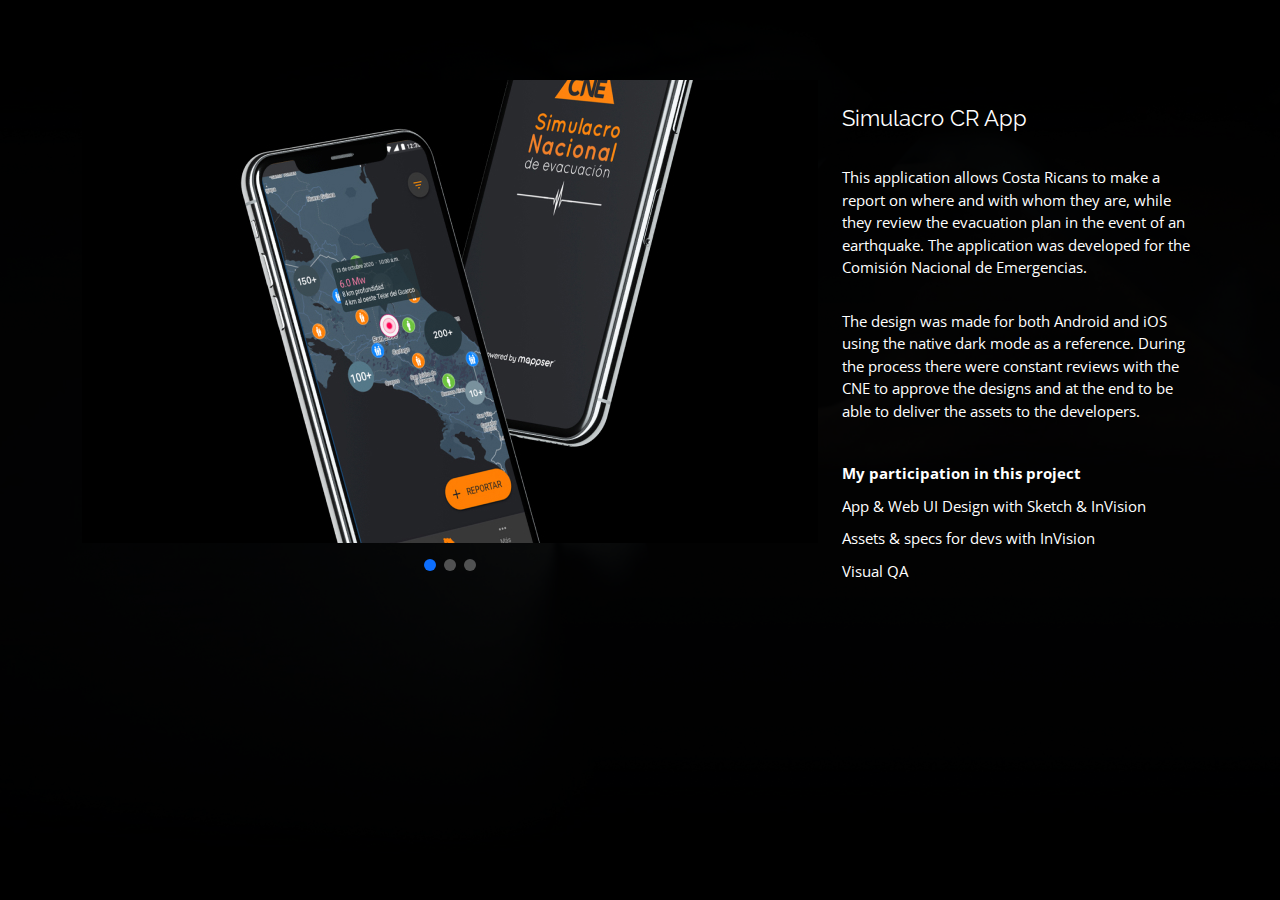
<file: portfolio-details6.html>
<!DOCTYPE html>
<html lang="en">

<head>
  <meta charset="utf-8">
  <meta content="width=device-width, initial-scale=1.0" name="viewport">

  <title>Portfolio Details</title>
  <meta content="" name="description">
  <meta content="" name="keywords">

  <!-- Favicons -->
  <link href="assets/img/favicon.png" rel="icon">
  <link href="assets/img/apple-touch-icon.png" rel="apple-touch-icon">

  <!-- Google Fonts -->
  <link href="https://fonts.googleapis.com/css?family=Open+Sans:300,300i,400,400i,600,600i,700,700i|Raleway:300,300i,400,400i,500,500i,600,600i,700,700i|Poppins:300,300i,400,400i,500,500i,600,600i,700,700i" rel="stylesheet">

  <!-- Vendor CSS Files -->
  <link href="assets/vendor/bootstrap/css/bootstrap.min.css" rel="stylesheet">
  <link href="assets/vendor/bootstrap-icons/bootstrap-icons.css" rel="stylesheet">
  <link href="assets/vendor/boxicons/css/boxicons.min.css" rel="stylesheet">
  <link href="assets/vendor/glightbox/css/glightbox.min.css" rel="stylesheet">
  <link href="assets/vendor/remixicon/remixicon.css" rel="stylesheet">
  <link href="assets/vendor/swiper/swiper-bundle.min.css" rel="stylesheet">

  <!-- Template Main CSS File -->
  <link href="assets/css/style.css" rel="stylesheet">

  <!-- =======================================================
  * Template Name: Personal - v4.3.0
  * Template URL: https://bootstrapmade.com/personal-free-resume-bootstrap-template/
  * Author: BootstrapMade.com
  * License: https://bootstrapmade.com/license/
  ======================================================== -->
</head>

<body>

  <main id="main">

    <!-- ======= Portfolio Details ======= -->
    <div id="portfolio-details" class="portfolio-details">
      <div class="container">

        <div class="row">

          <div class="col-lg-8">
            <h2 class="portfolio-title"></h2>

            <div class="portfolio-details-slider swiper-container">
              <div class="swiper-wrapper align-items-center">

                <div class="swiper-slide">
                  <img src="assets/img/portfolio/cnee1.jpg" alt="">
                </div>

                <div class="swiper-slide">
                  <img src="assets/img/portfolio/cnee2.jpg" alt="">
                </div>

                <div class="swiper-slide">
                  <img src="assets/img/portfolio/cne33.jpg" alt="">
                </div>


              </div>
              <div class="swiper-pagination"></div>
            </div>

          </div>

          <div class="col-lg-4 portfolio-info">
            <h3>Simulacro CR App </h3>
            <ul>
            </ul>

            <p>
              This application allows Costa Ricans to make a report on where and with whom they are, while they review the evacuation plan in the event of an earthquake.
              The application was developed for the Comisión Nacional de Emergencias.
            </p>

            <p>
              The design was made for both Android and iOS using the native dark mode as a reference. During the process there were constant reviews with the CNE to approve the designs and at the end to be able to deliver the assets to the developers.
            </p>
 <br>
            <ul>
              <li><strong>My participation in this project</strong>

              <li>App & Web UI Design with Sketch & InVision</li>
              <li>Assets & specs for devs with InVision</li>
              <li>Visual QA</li>
            


            </ul>

            

            
            

            
          </div>


        </div>

      </div>
    </div><!-- End Portfolio Details -->

  </main><!-- End #main -->

  

  <!-- Vendor JS Files -->
  <script src="assets/vendor/bootstrap/js/bootstrap.bundle.min.js"></script>
  <script src="assets/vendor/glightbox/js/glightbox.min.js"></script>
  <script src="assets/vendor/isotope-layout/isotope.pkgd.min.js"></script>
  <script src="assets/vendor/php-email-form/validate.js"></script>
  <script src="assets/vendor/purecounter/purecounter.js"></script>
  <script src="assets/vendor/swiper/swiper-bundle.min.js"></script>
  <script src="assets/vendor/waypoints/noframework.waypoints.js"></script>

  <!-- Template Main JS File -->
  <script src="assets/js/main.js"></script>

</body>

</html>
</file>
<file: assets/css/style.css>
/**
* Template Name: Personal - v4.3.0
* Template URL: https://bootstrapmade.com/personal-free-resume-bootstrap-template/
* Author: BootstrapMade.com
* License: https://bootstrapmade.com/license/
*/

/*--------------------------------------------------------------
# General
--------------------------------------------------------------*/
body {
  font-family: "Open Sans", sans-serif;
  background-color: #040404;
  color: #fff;
  position: relative;
  background: transparent;
}

body::before {
  content: "";
  position: fixed;
  background: #040404 url("../img/bg.jpg") top right no-repeat;
  background-size: cover;
  left: 0;
  right: 0;
  top: 0;
  height: 100vh;
  z-index: -1;
}

@media (min-width: 1024px) {
  body::before {
    background-attachment: fixed;
  }
}

a {
  color: #009EF8;
  text-decoration: none;
}

a:hover {
  color: #35e888;
  text-decoration: none;
}

h1, h2, h3, h4, h5, h6 {
  font-family: "Raleway", sans-serif;
}

/*--------------------------------------------------------------
# Header
--------------------------------------------------------------*/
#header {
  transition: ease-in-out 0.3s;
  position: relative;
  height: 100vh;
  display: flex;
  align-items: center;
  z-index: 997;
  overflow-y: auto;
}

#header * {
  transition: ease-in-out 0.3s;
}

#header h1 {
  font-size: 48px;
  margin: 0;
  padding: 0;
  line-height: 1;
  font-weight: 700;
  font-family: "Poppins", sans-serif;
}

#header h1 a, #header h1 a:hover {
  color: #fff;
  line-height: 1;
  display: inline-block;
}

#header h2 {
  font-size: 24px;
  margin-top: 20px;
  color: rgba(255, 255, 255, 0.8);
}

#header h2 span {
  color: #fff;
  border-bottom: 2px solid #FFFFFF;
  padding-bottom: 6px;
}

#header img {
  padding: 0;
  margin: 0;
}

#header .social-links {
  margin-top: 40px;
  display: flex;
}

#header .social-links a {
  font-size: 16px;
  display: flex;
  justify-content: center;
  align-items: center;
  background: rgba(255, 255, 255, 0.1);
  color: #fff;
  line-height: 1;
  margin-right: 8px;
  border-radius: 50%;
  width: 40px;
  height: 40px;
}

#header .social-links a:hover {
  background: #009EF8;
}

@media (max-width: 992px) {
  #header h1 {
    font-size: 36px;
  }
  #header h2 {
    font-size: 20px;
    line-height: 30px;
  }
  #header .social-links {
    margin-top: 15px;
  }
  #header .container {
    display: flex;
    flex-direction: column;
    align-items: center;
  }
}

/* Header Top */
#header.header-top {
  height: 80px;
  position: fixed;
  left: 0;
  top: 0;
  right: 0;
  background: rgba(0, 0, 0, 0.9);
}

#header.header-top .social-links, #header.header-top h2 {
  display: none;
}

#header.header-top h1 {
  margin-right: auto;
  font-size: 36px;
}

#header.header-top .container {
  display: flex;
  align-items: center;
}

#header.header-top .navbar {
  margin: 0;
}

@media (max-width: 768px) {
  #header.header-top {
    height: 60px;
  }
  #header.header-top h1 {
    font-size: 26px;
  }
}

/*--------------------------------------------------------------
# Navigation Menu
--------------------------------------------------------------*/
/**
* Desktop Navigation 
*/
.navbar {
  padding: 0;
  margin-top: 35px;
}

.navbar ul {
  margin: 0;
  padding: 0;
  display: flex;
  list-style: none;
  align-items: center;
}

.navbar li {
  position: relative;
}

.navbar li + li {
  margin-left: 30px;
}

.navbar a, .navbar a:focus {
  display: flex;
  align-items: center;
  justify-content: space-between;
  padding: 0;
  font-family: "Poppins", sans-serif;
  font-size: 16px;
  font-weight: 400;
  color: rgba(255, 255, 255, 0.7);
  white-space: nowrap;
  transition: 0.3s;
}

.navbar a i, .navbar a:focus i {
  font-size: 12px;
  line-height: 0;
  margin-left: 5px;
}

.navbar a:before {
  content: "";
  position: absolute;
  width: 0;
  height: 2px;
  bottom: -4px;
  left: 0;
  background-color: #009EF8;
  visibility: hidden;
  width: 0px;
  transition: all 0.3s ease-in-out 0s;
}

.navbar a:hover:before, .navbar li:hover > a:before, .navbar .active:before {
  visibility: visible;
  width: 25px;
}

.navbar a:hover, .navbar .active, .navbar .active:focus, .navbar li:hover > a {
  color: #fff;
}

/**
* Mobile Navigation 
*/
.mobile-nav-toggle {
  color: #fff;
  font-size: 28px;
  cursor: pointer;
  display: none;
  line-height: 0;
  transition: 0.5s;
  position: fixed;
  right: 15px;
  top: 15px;
}

@media (max-width: 991px) {
  .mobile-nav-toggle {
    display: block;
  }
  .navbar ul {
    display: none;
  }
}

.navbar-mobile {
  position: fixed;
  overflow: hidden;
  top: 0;
  right: 0;
  left: 0;
  bottom: 0;
  background: rgba(0, 0, 0, 0.9);
  transition: 0.3s;
  z-index: 999;
  margin-top: 0;
}

.navbar-mobile .mobile-nav-toggle {
  position: absolute;
  top: 15px;
  right: 15px;
}

.navbar-mobile ul {
  display: block;
  position: absolute;
  top: 55px;
  right: 15px;
  bottom: 45px;
  left: 15px;
  padding: 10px 0;
  overflow-y: auto;
  transition: 0.3s;
  border: 2px solid rgba(255, 255, 255, 0.2);
}

.navbar-mobile li {
  padding: 12px 20px;
}

.navbar-mobile li + li {
  margin: 0;
}

.navbar-mobile a {
  font-size: 16px;
  position: relative;
}

/*--------------------------------------------------------------
# Sections General
--------------------------------------------------------------*/
section {
  overflow: hidden;
  position: absolute;
  width: 100%;
  top: 140px;
  bottom: 100%;
  opacity: 0;
  transition: ease-in-out 0.4s;
  z-index: 2;
}

section.section-show {
  top: 100px;
  bottom: auto;
  opacity: 1;
  padding-bottom: 45px;
}

section .container {
  background: rgba(0, 0, 0, 0.9);
  padding: 30px;
}

@media (max-width: 768px) {
  section {
    top: 120px;
  }
  section.section-show {
    top: 80px;
  }
}

.section-title h2 {
  font-size: 14px;
  font-weight: 500;
  padding: 0;
  line-height: 1px;
  margin: 0 0 20px 0;
  letter-spacing: 2px;
  text-transform: uppercase;
  color: #aaaaaa;
  font-family: "Poppins", sans-serif;
}

.section-title h2::after {
  content: "";
  width: 120px;
  height: 1px;
  display: inline-block;
  background: #009EF8;
  margin: 4px 10px;
}

.section-title p {
  margin: 0;
  margin: -15px 0 15px 0;
  font-size: 36px;
  font-weight: 700;
  text-transform: uppercase;
  font-family: "Poppins", sans-serif;
  color: #fff;
}

/*--------------------------------------------------------------
# About
--------------------------------------------------------------*/
.about-me .content h3 {
  font-weight: 700;
  font-size: 26px;
  color: #009EF8;
}

.about-me .content ul {
  list-style: none;
  padding: 0;
}

.about-me .content ul li {
  margin-bottom: 20px;
  display: flex;
  align-items: center;
}

.about-me .content ul strong {
  margin-right: 10px;
}

.about-me .content ul i {
  font-size: 16px;
  margin-right: 5px;
  color: #009EF8;
  line-height: 0;
}

.about-me .content p:last-child {
  margin-bottom: 0;
}

/*--------------------------------------------------------------
# Counts
--------------------------------------------------------------*/
.counts {
  padding: 70px 0 60px;
}

.counts .count-box {
  padding: 30px 30px 25px 30px;
  width: 100%;
  position: relative;
  text-align: center;
  background: rgba(255, 255, 255, 0.08);
}

.counts .count-box i {
  position: absolute;
  top: -25px;
  left: 50%;
  transform: translateX(-50%);
  font-size: 24px;
  background: rgba(255, 255, 255, 0.1);
  padding: 12px;
  color: #009EF8;
  border-radius: 50px;
  line-height: 0;
}

.counts .count-box span {
  font-size: 36px;
  display: block;
  font-weight: 600;
  color: #fff;
}

.counts .count-box p {
  padding: 0;
  margin: 0;
  font-family: "Raleway", sans-serif;
  font-size: 14px;
}

/*--------------------------------------------------------------
# Skills
--------------------------------------------------------------*/
.skills .progress {
  height: 60px;
  display: block;
  background: none;
  border-radius: 0;
}

.skills .progress .skill {
  padding: 10px 0;
  margin: 0;
  text-transform: uppercase;
  display: block;
  font-weight: 600;
  font-family: "Poppins", sans-serif;
  color: #fff;
}

.skills .progress .skill .val {
  float: right;
  font-style: normal;
}

.skills .progress-bar-wrap {
  background: rgba(255, 255, 255, 0.2);
}

.skills .progress-bar {
  width: 1px;
  height: 10px;
  transition: .9s;
  background-color: #009EF8;
}

/*--------------------------------------------------------------
# Interests
--------------------------------------------------------------*/
.interests .icon-box {
  display: flex;
  align-items: center;
  padding: 20px;
  background: rgba(255, 255, 255, 0.08);
  transition: ease-in-out 0.3s;
}

.interests .icon-box i {
  font-size: 32px;
  padding-right: 10px;
  line-height: 1;
}

.interests .icon-box h3 {
  font-weight: 700;
  margin: 0;
  padding: 0;
  line-height: 1;
  font-size: 16px;
  color: #fff;
}

.interests .icon-box:hover {
  background: rgba(255, 255, 255, 0.12);
}

/*--------------------------------------------------------------
# Testimonials
--------------------------------------------------------------*/
.testimonials .testimonial-item {
  box-sizing: content-box;
  min-height: 320px;
}

.testimonials .testimonial-item .testimonial-img {
  width: 90px;
  border-radius: 50%;
  margin: -40px 0 0 40px;
  position: relative;
  z-index: 2;
  border: 6px solid rgba(255, 255, 255, 0.12);
}

.testimonials .testimonial-item h3 {
  font-size: 18px;
  font-weight: bold;
  margin: 10px 0 5px 45px;
  color: #fff;
}

.testimonials .testimonial-item h4 {
  font-size: 14px;
  color: #999;
  margin: 0 0 0 45px;
}

.testimonials .testimonial-item .quote-icon-left, .testimonials .testimonial-item .quote-icon-right {
  color: rgba(255, 255, 255, 0.25);
  font-size: 26px;
}

.testimonials .testimonial-item .quote-icon-left {
  display: inline-block;
  left: -5px;
  position: relative;
}

.testimonials .testimonial-item .quote-icon-right {
  display: inline-block;
  right: -5px;
  position: relative;
  top: 10px;
}

.testimonials .testimonial-item p {
  font-style: italic;
  margin: 0 15px 0 15px;
  padding: 20px 20px 60px 20px;
  background: rgba(255, 255, 255, 0.1);
  position: relative;
  border-radius: 6px;
  position: relative;
  z-index: 1;
}

.testimonials .swiper-pagination {
  margin-top: 20px;
  position: relative;
}

.testimonials .swiper-pagination .swiper-pagination-bullet {
  width: 12px;
  height: 12px;
  opacity: 1;
  background-color: rgba(255, 255, 255, 0.3);
}

.testimonials .swiper-pagination .swiper-pagination-bullet-active {
  background-color: #009EF8;
}

/*--------------------------------------------------------------
# Resume
--------------------------------------------------------------*/
.resume .resume-title {
  font-size: 26px;
  font-weight: 700;
  margin-top: 20px;
  margin-bottom: 20px;
  color: #fff;
}

.resume .resume-item {
  padding: 0 0 20px 20px;
  margin-top: -2px;
  border-left: 2px solid rgba(255, 255, 255, 0.2);
  position: relative;
}

.resume .resume-item h4 {
  line-height: 18px;
  font-size: 18px;
  font-weight: 600;
  text-transform: uppercase;
  font-family: "Poppins", sans-serif;
  color: #009EF8;
  margin-bottom: 10px;
}

.resume .resume-item h5 {
  font-size: 16px;
  background: rgba(255, 255, 255, 0.15);
  padding: 5px 15px;
  display: inline-block;
  font-weight: 600;
  margin-bottom: 10px;
}

.resume .resume-item ul {
  padding-left: 20px;
}

.resume .resume-item ul li {
  padding-bottom: 10px;
}

.resume .resume-item:last-child {
  padding-bottom: 0;
}

.resume .resume-item::before {
  content: "";
  position: absolute;
  width: 16px;
  height: 16px;
  border-radius: 50px;
  left: -9px;
  top: 0;
  background: #009EF8;
  border: 3px solid #000000;
}

/*--------------------------------------------------------------
# Services
--------------------------------------------------------------*/
.services .icon-box {
  text-align: center;
  background: rgba(204, 204, 204, 0.1);
  padding: 80px 20px;
  transition: all ease-in-out 0.3s;
}

.services .icon-box .icon {
  margin: 0 auto;
  width: 64px;
  height: 64px;
  background: #18d26e;
  border-radius: 5px;
  transition: all .3s ease-out 0s;
  display: flex;
  align-items: center;
  justify-content: center;
  margin-bottom: 20px;
  transform-style: preserve-3d;
}

.services .icon-box .icon i {
  color: #fff;
  font-size: 28px;
}

.services .icon-box .icon::before {
  position: absolute;
  content: '';
  left: -8px;
  top: -8px;
  height: 100%;
  width: 100%;
  background: rgba(255, 255, 255, 0.15);
  border-radius: 5px;
  transition: all .3s ease-out 0s;
  transform: translateZ(-1px);
}

.services .icon-box h4 {
  font-weight: 700;
  margin-bottom: 15px;
  font-size: 24px;
}

.services .icon-box h4 a {
  color: #fff;
}

.services .icon-box p {
  line-height: 24px;
  font-size: 14px;
  margin-bottom: 0;
}

.services .icon-box:hover {
  background: #18d26e;
  border-color: #18d26e;
}

.services .icon-box:hover .icon {
  background: #fff;
}

.services .icon-box:hover .icon i {
  color: #18d26e;
}

.services .icon-box:hover .icon::before {
  background: #35e888;
}

.services .icon-box:hover h4 a, .services .icon-box:hover p {
  color: #fff;
}

/*--------------------------------------------------------------
# Portfolio
--------------------------------------------------------------*/
.portfolio .portfolio-item {
  margin-bottom: 30px;
}

.portfolio #portfolio-flters {
  padding: 0;
  margin: 0 auto 15px auto;
  list-style: none;
  text-align: center;
  border-radius: 50px;
  padding: 2px 15px;
}

.portfolio #portfolio-flters li {
  cursor: pointer;
  display: inline-block;
  padding: 8px 16px 10px 16px;
  font-size: 14px;
  font-weight: 600;
  line-height: 1;
  text-transform: uppercase;
  color: #fff;
  background: rgba(255, 255, 255, 0.1);
  margin: 0 3px 10px 3px;
  transition: all 0.3s ease-in-out;
  border-radius: 4px;
}

.portfolio #portfolio-flters li:hover, .portfolio #portfolio-flters li.filter-active {
  background: #18d26e;
}

.portfolio #portfolio-flters li:last-child {
  margin-right: 0;
}

.portfolio .portfolio-wrap {
  transition: 0.3s;
  position: relative;
  overflow: hidden;
  z-index: 1;
  background: rgba(0, 0, 0, 0.6);
}

.portfolio .portfolio-wrap::before {
  content: "";
  background: rgba(0, 0, 0, 0.6);
  position: absolute;
  left: 30px;
  right: 30px;
  top: 30px;
  bottom: 30px;
  transition: all ease-in-out 0.3s;
  z-index: 2;
  opacity: 0;
}

.portfolio .portfolio-wrap .portfolio-info {
  opacity: 0;
  position: absolute;
  top: 0;
  left: 0;
  right: 0;
  bottom: 0;
  text-align: center;
  z-index: 3;
  transition: all ease-in-out 0.3s;
  display: flex;
  flex-direction: column;
  justify-content: center;
  align-items: center;
}

.portfolio .portfolio-wrap .portfolio-info::before {
  display: block;
  content: "";
  width: 48px;
  height: 48px;
  position: absolute;
  top: 35px;
  left: 35px;
  border-top: 3px solid #fff;
  border-left: 3px solid #fff;
  transition: all 0.5s ease 0s;
  z-index: 9994;
}

.portfolio .portfolio-wrap .portfolio-info::after {
  display: block;
  content: "";
  width: 48px;
  height: 48px;
  position: absolute;
  bottom: 35px;
  right: 35px;
  border-bottom: 3px solid #fff;
  border-right: 3px solid #fff;
  transition: all 0.5s ease 0s;
  z-index: 9994;
}

.portfolio .portfolio-wrap .portfolio-info h4 {
  font-size: 20px;
  color: #fff;
  font-weight: 600;
}

.portfolio .portfolio-wrap .portfolio-info p {
  color: #ffffff;
  font-size: 14px;
  text-transform: uppercase;
  padding: 0;
  margin: 0;
}

.portfolio .portfolio-wrap .portfolio-links {
  text-align: center;
  z-index: 4;
}

.portfolio .portfolio-wrap .portfolio-links a {
  color: #fff;
  margin: 0 2px;
  font-size: 28px;
  display: inline-block;
  transition: 0.3s;
}

.portfolio .portfolio-wrap .portfolio-links a:hover {
  color: #009EF8;
}

.portfolio .portfolio-wrap:hover::before {
  top: 0;
  left: 0;
  right: 0;
  bottom: 0;
  opacity: 1;
}

.portfolio .portfolio-wrap:hover .portfolio-info {
  opacity: 1;
}

.portfolio .portfolio-wrap:hover .portfolio-info::before {
  top: 15px;
  left: 15px;
}

.portfolio .portfolio-wrap:hover .portfolio-info::after {
  bottom: 15px;
  right: 15px;
}

/*--------------------------------------------------------------
# Portfolio Details
--------------------------------------------------------------*/
.portfolio-details {
  padding-top: 40px;
  background: rgba(0, 0, 0, 0.8);
  position: fixed;
  left: 0;
  right: 0;
  top: 0;
  bottom: 0;
  overflow-y: auto;
}

.portfolio-details .container {
  padding-top: 20px;
  padding-bottom: 40px;
}

.portfolio-details .portfolio-title {
  font-size: 26px;
  font-weight: 700;
  margin-bottom: 20px;
}

.portfolio-details .portfolio-info {
  padding-top: 45px;
}

.portfolio-details .portfolio-info h3 {
  font-size: 22px;
  font-weight: 400;
  margin-bottom: 20px;
}

.portfolio-details .portfolio-info ul {
  list-style: none;
  padding: 0;
  font-size: 15px;
}

.portfolio-details .portfolio-info ul li + li {
  margin-top: 10px;
}

.portfolio-details .portfolio-info p {
  font-size: 15px;
  padding: 15px 0 0 0;
}

@media (max-width: 992px) {
  .portfolio-details .portfolio-info {
    padding-top: 20px;
  }
}

.portfolio-details .swiper-pagination {
  margin-top: 20px;
  position: relative;
}

.portfolio-details .swiper-pagination .swiper-pagination-bullet {
  width: 12px;
  height: 12px;
  opacity: 1;
  background-color: rgba(255, 255, 255, 0.3);
}

.portfolio-details .swiper-pagination .swiper-pagination-bullet-active {
  background-color: #0d6efd;
}

/*--------------------------------------------------------------
# Contact
--------------------------------------------------------------*/
.contact .info-box {
  color: #444444;
  padding: 20px;
  width: 100%;
  background: rgba(255, 255, 255, 0.08);
}

.contact .info-box i.bx {
  font-size: 24px;
  color: #009EF8;
  border-radius: 50%;
  padding: 14px;
  float: left;
  background: rgba(255, 255, 255, 0.1);
}

.contact .info-box h3 {
  font-size: 20px;
  color: rgba(255, 255, 255, 0.5);
  font-weight: 700;
  margin: 10px 0 8px 68px;
}

.contact .info-box p {
  padding: 0;
  color: #fff;
  line-height: 24px;
  font-size: 14px;
  margin: 0 0 0 68px;
}

.contact .info-box .social-links {
  margin: 5px 0 0 68px;
  display: flex;
}

.contact .info-box .social-links a {
  font-size: 18px;
  display: inline-block;
  color: #fff;
  line-height: 1;
  margin-right: 12px;
  transition: 0.3s;
}

.contact .info-box .social-links a:hover {
  color: #18d26e;
}

.contact .php-email-form {
  padding: 30px;
  background: rgba(255, 255, 255, 0.08);
}

.contact .php-email-form .error-message {
  display: none;
  background: rgba(255, 255, 255, 0.08);
  background: #ed3c0d;
  text-align: left;
  padding: 15px;
  font-weight: 600;
}

.contact .php-email-form .error-message br + br {
  margin-top: 25px;
}

.contact .php-email-form .sent-message {
  display: none;
  background: rgba(255, 255, 255, 0.08);
  background: #18d26e;
  text-align: center;
  padding: 15px;
  font-weight: 600;
}

.contact .php-email-form .loading {
  display: none;
  background: rgba(255, 255, 255, 0.08);
  text-align: center;
  padding: 15px;
}

.contact .php-email-form .loading:before {
  content: "";
  display: inline-block;
  border-radius: 50%;
  width: 24px;
  height: 24px;
  margin: 0 10px -6px 0;
  border: 3px solid #18d26e;
  border-top-color: #eee;
  -webkit-animation: animate-loading 1s linear infinite;
  animation: animate-loading 1s linear infinite;
}

.contact .php-email-form input, .contact .php-email-form textarea {
  border-radius: 0;
  box-shadow: none;
  font-size: 14px;
  background: rgba(255, 255, 255, 0.08);
  border: 0;
  transition: 0.3s;
  color: #fff;
}

.contact .php-email-form input:focus, .contact .php-email-form textarea:focus {
  background-color: rgba(255, 255, 255, 0.11);
}

.contact .php-email-form input::-webkit-input-placeholder, .contact .php-email-form textarea::-webkit-input-placeholder {
  color: rgba(255, 255, 255, 0.3);
  opacity: 1;
}

.contact .php-email-form input::-moz-placeholder, .contact .php-email-form textarea::-moz-placeholder {
  color: rgba(255, 255, 255, 0.3);
  opacity: 1;
}

.contact .php-email-form input::placeholder, .contact .php-email-form textarea::placeholder {
  color: rgba(255, 255, 255, 0.3);
  opacity: 1;
}

.contact .php-email-form input {
  padding: 10px 15px;
}

.contact .php-email-form textarea {
  padding: 12px 15px;
}

.contact .php-email-form button[type="submit"] {
  background: #009EF8;
  border: 0;
  padding: 10px 30px;
  color: #fff;
  transition: 0.4s;
  border-radius: 4px;
}

.contact .php-email-form button[type="submit"]:hover {
  background: #005F95;
}

@-webkit-keyframes animate-loading {
  0% {
    transform: rotate(0deg);
  }
  100% {
    transform: rotate(360deg);
  }
}

@keyframes animate-loading {
  0% {
    transform: rotate(0deg);
  }
  100% {
    transform: rotate(360deg);
  }
}

/*--------------------------------------------------------------
# Credits
--------------------------------------------------------------*/
.credits {
  position: fixed;
  right: 0;
  left: 0;
  bottom: 0;
  padding: 15px;
  text-align: right;
  font-size: 13px;
  color: #fff;
  z-index: 999999;
}

@media (max-width: 992px) {
  .credits {
    text-align: center;
    padding: 10px;
    background: rgba(0, 0, 0, 0.8);
  }
}

.credits a {
  color: #18d26e;
  transition: 0.3s;
}

.credits a:hover {
  color: #fff;
}
</file>
